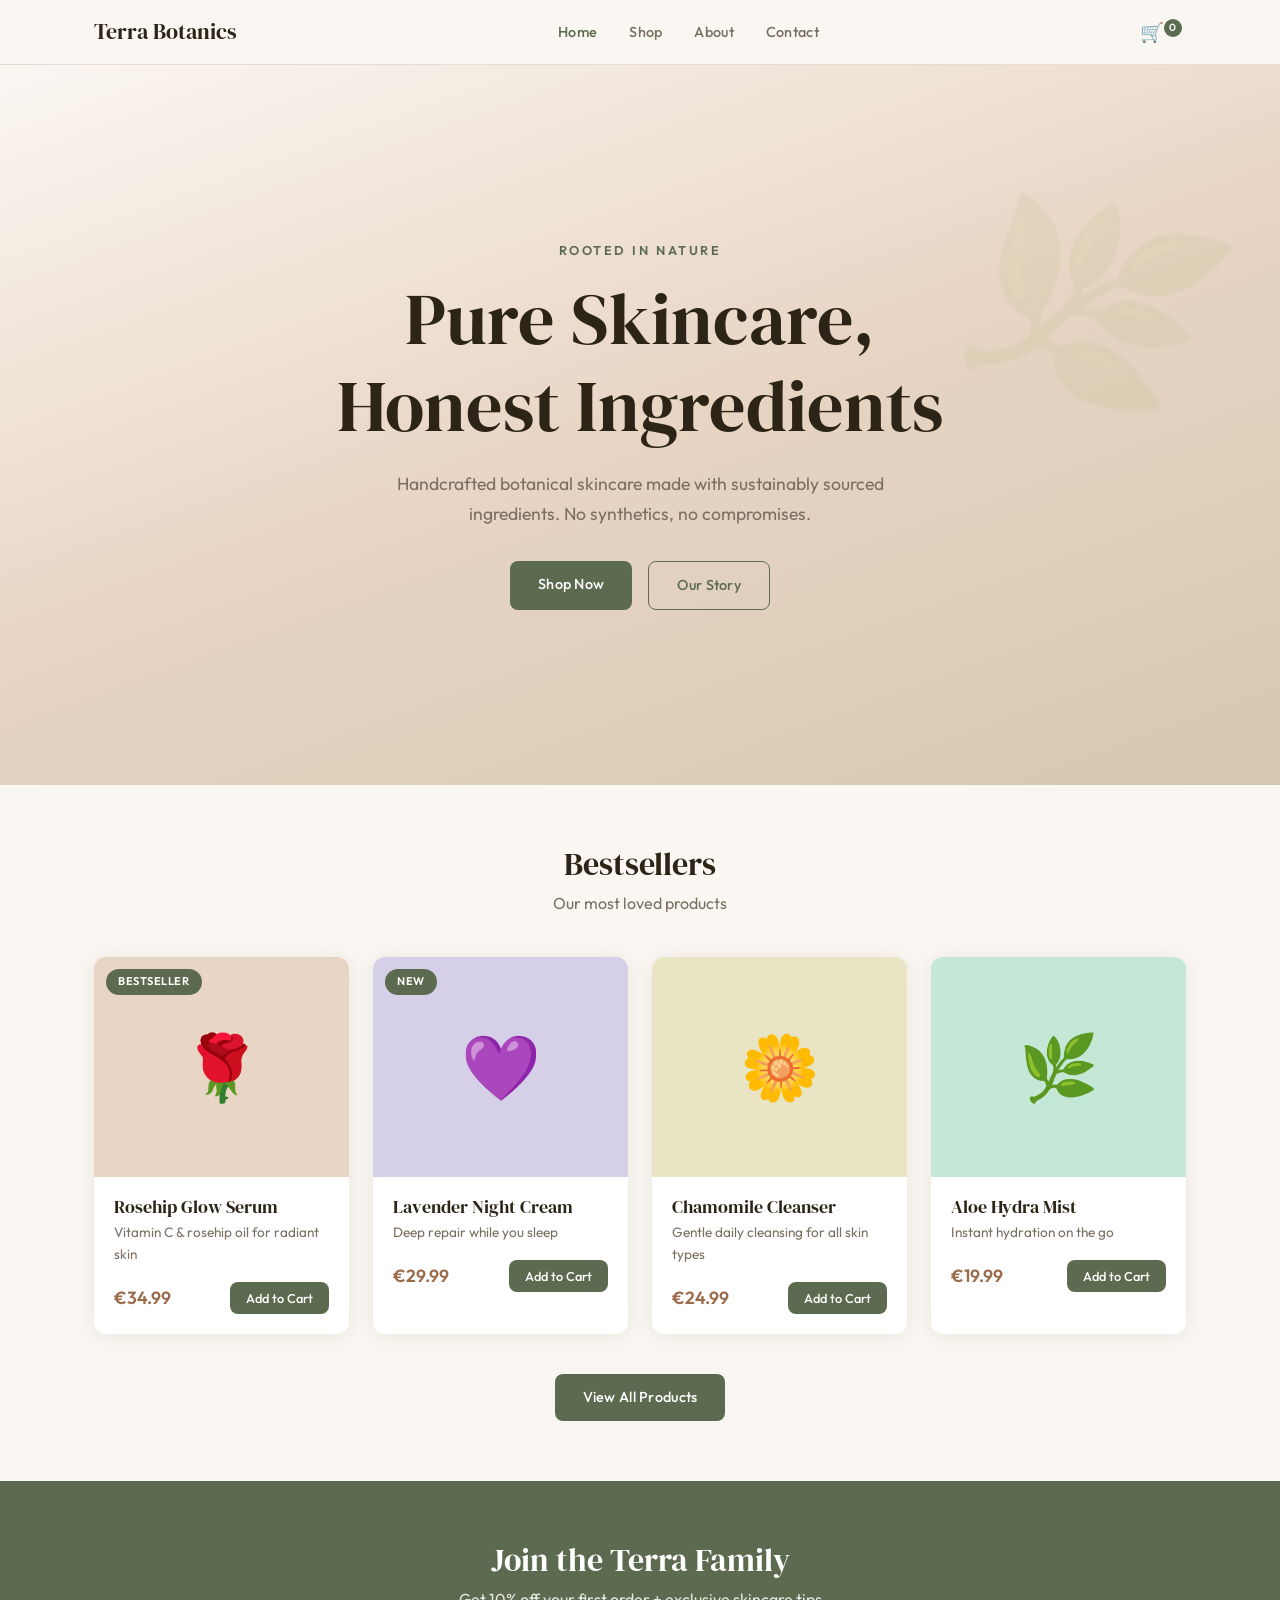
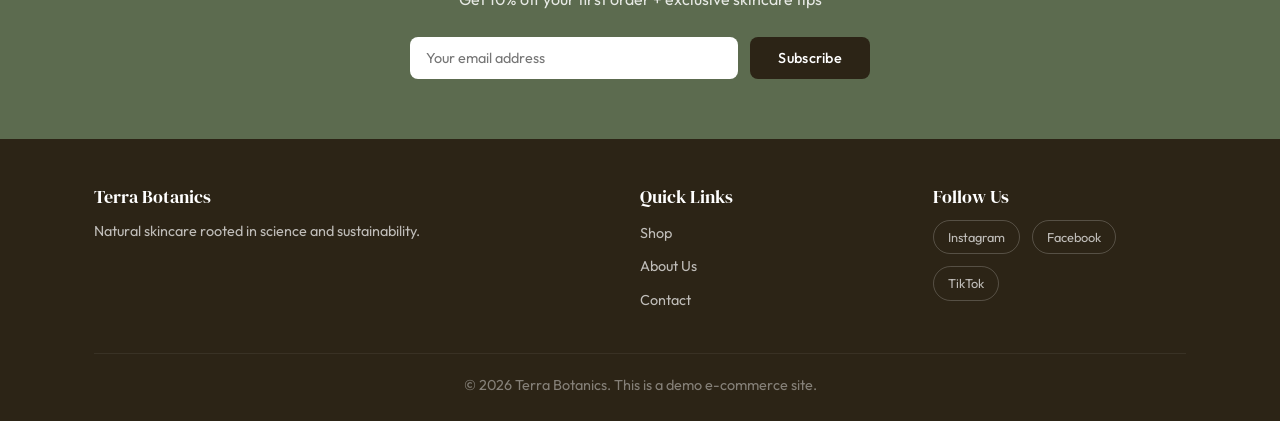
<file: index.html>
<!DOCTYPE html>
<html lang="en">
<head>
    <!-- Google Tag Manager -->
<script>(function(w,d,s,l,i){w[l]=w[l]||[];w[l].push({'gtm.start':
new Date().getTime(),event:'gtm.js'});var f=d.getElementsByTagName(s)[0],
j=d.createElement(s),dl=l!='dataLayer'?'&l='+l:'';j.async=true;j.src=
'https://www.googletagmanager.com/gtm.js?id='+i+dl;f.parentNode.insertBefore(j,f);
})(window,document,'script','dataLayer','GTM-P89M83F2');</script>
<!-- End Google Tag Manager -->
    <meta charset="UTF-8">
    <meta name="viewport" content="width=device-width, initial-scale=1.0">
    <title>Terra Botanics — Natural Skincare</title>
    <link rel="preconnect" href="https://fonts.googleapis.com">
    <link href="https://fonts.googleapis.com/css2?family=DM+Serif+Display&family=Outfit:wght@300;400;500;600&display=swap" rel="stylesheet">
    <link rel="stylesheet" href="style.css">
</head>
<body>
    <!-- Google Tag Manager (noscript) -->
<noscript><iframe src="https://www.googletagmanager.com/ns.html?id=GTM-P89M83F2"
height="0" width="0" style="display:none;visibility:hidden"></iframe></noscript>
<!-- End Google Tag Manager (noscript) -->
    <!-- Navigation -->
    <nav class="navbar">
        <div class="nav-container">
            <a href="index.html" class="logo">Terra Botanics</a>
            <ul class="nav-links">
                <li><a href="index.html" class="active">Home</a></li>
                <li><a href="products.html">Shop</a></li>
                <li><a href="about.html">About</a></li>
                <li><a href="contact.html">Contact</a></li>
            </ul>
            <div class="nav-actions">
                <a href="cart.html" class="cart-icon" id="cart-link">
                    🛒 <span class="cart-count" id="cart-count">0</span>
                </a>
            </div>
        </div>
    </nav>

    <!-- Hero Section -->
    <section class="hero">
        <div class="hero-content">
            <p class="hero-tag">Rooted in Nature</p>
            <h1>Pure Skincare,<br>Honest Ingredients</h1>
            <p class="hero-desc">Handcrafted botanical skincare made with sustainably sourced ingredients. No synthetics, no compromises.</p>
            <div class="hero-buttons">
                <a href="products.html" class="btn btn-primary" id="hero-shop-btn">Shop Now</a>
                <a href="about.html" class="btn btn-secondary" id="hero-learn-btn">Our Story</a>
            </div>
        </div>
    </section>

    <!-- Featured Products -->
    <section class="featured">
        <div class="container">
            <h2 class="section-title">Bestsellers</h2>
            <p class="section-subtitle">Our most loved products</p>
            <div class="product-grid">
                <div class="product-card" data-product-id="1" data-product-name="Rosehip Glow Serum" data-price="34.99">
                    <div class="product-image" style="background-color: #e8d5c4;">
                        <span class="product-badge">Bestseller</span>
                        <div class="product-emoji">🌹</div>
                    </div>
                    <div class="product-info">
                        <h3>Rosehip Glow Serum</h3>
                        <p class="product-desc">Vitamin C & rosehip oil for radiant skin</p>
                        <div class="product-bottom">
                            <span class="product-price">€34.99</span>
                            <button class="btn-add-cart" onclick="addToCart('1', 'Rosehip Glow Serum', 34.99)">Add to Cart</button>
                        </div>
                    </div>
                </div>

                <div class="product-card" data-product-id="2" data-product-name="Lavender Night Cream" data-price="29.99">
                    <div class="product-image" style="background-color: #d5cfe8;">
                        <span class="product-badge">New</span>
                        <div class="product-emoji">💜</div>
                    </div>
                    <div class="product-info">
                        <h3>Lavender Night Cream</h3>
                        <p class="product-desc">Deep repair while you sleep</p>
                        <div class="product-bottom">
                            <span class="product-price">€29.99</span>
                            <button class="btn-add-cart" onclick="addToCart('2', 'Lavender Night Cream', 29.99)">Add to Cart</button>
                        </div>
                    </div>
                </div>

                <div class="product-card" data-product-id="3" data-product-name="Chamomile Cleanser" data-price="24.99">
                    <div class="product-image" style="background-color: #e8e4c4;">
                        <div class="product-emoji">🌼</div>
                    </div>
                    <div class="product-info">
                        <h3>Chamomile Cleanser</h3>
                        <p class="product-desc">Gentle daily cleansing for all skin types</p>
                        <div class="product-bottom">
                            <span class="product-price">€24.99</span>
                            <button class="btn-add-cart" onclick="addToCart('3', 'Chamomile Cleanser', 24.99)">Add to Cart</button>
                        </div>
                    </div>
                </div>

                <div class="product-card" data-product-id="4" data-product-name="Aloe Hydra Mist" data-price="19.99">
                    <div class="product-image" style="background-color: #c4e8d5;">
                        <div class="product-emoji">🌿</div>
                    </div>
                    <div class="product-info">
                        <h3>Aloe Hydra Mist</h3>
                        <p class="product-desc">Instant hydration on the go</p>
                        <div class="product-bottom">
                            <span class="product-price">€19.99</span>
                            <button class="btn-add-cart" onclick="addToCart('4', 'Aloe Hydra Mist', 19.99)">Add to Cart</button>
                        </div>
                    </div>
                </div>
            </div>
            <div class="section-cta">
                <a href="products.html" class="btn btn-primary" id="view-all-btn">View All Products</a>
            </div>
        </div>
    </section>

    <!-- Newsletter Signup -->
    <section class="newsletter">
        <div class="container">
            <h2>Join the Terra Family</h2>
            <p>Get 10% off your first order + exclusive skincare tips</p>
            <form class="newsletter-form" id="newsletter-form">
                <input type="email" placeholder="Your email address" required id="newsletter-email">
                <button type="submit" class="btn btn-primary" id="newsletter-submit">Subscribe</button>
            </form>
        </div>
    </section>

    <!-- Footer -->
    <footer class="footer">
        <div class="container">
            <div class="footer-grid">
                <div class="footer-col">
                    <h4>Terra Botanics</h4>
                    <p>Natural skincare rooted in science and sustainability.</p>
                </div>
                <div class="footer-col">
                    <h4>Quick Links</h4>
                    <ul>
                        <li><a href="products.html">Shop</a></li>
                        <li><a href="about.html">About Us</a></li>
                        <li><a href="contact.html">Contact</a></li>
                    </ul>
                </div>
                <div class="footer-col">
                    <h4>Follow Us</h4>
                    <div class="social-links">
                        <a href="#" class="social-link" id="social-instagram">Instagram</a>
                        <a href="#" class="social-link" id="social-facebook">Facebook</a>
                        <a href="#" class="social-link" id="social-tiktok">TikTok</a>
                    </div>
                </div>
            </div>
            <div class="footer-bottom">
                <p>© 2026 Terra Botanics. This is a demo e-commerce site.</p>
            </div>
        </div>
    </footer>

    <div class="toast" id="toast">Added to cart!</div>

    <script src="script.js"></script>
</body>
</html>
</file>
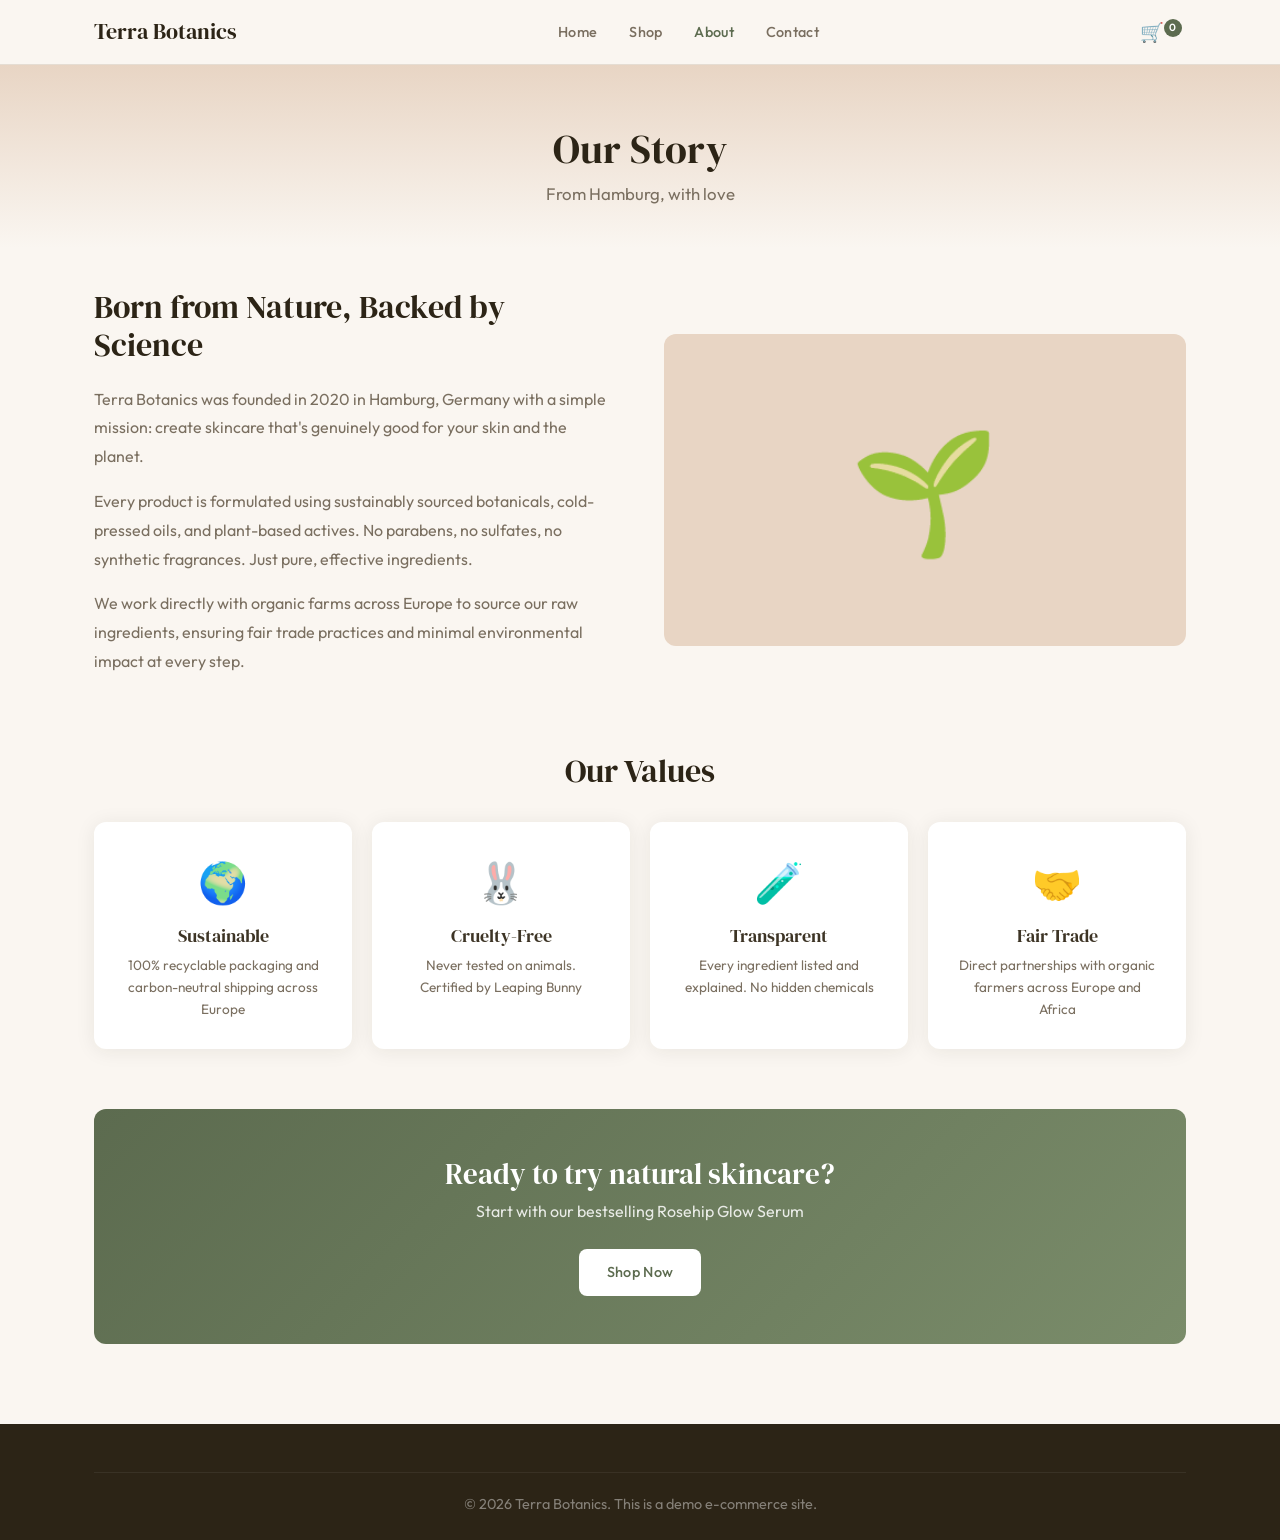
<file: about.html>
<!DOCTYPE html>
<html lang="en">
<head>
    <!-- Google Tag Manager -->
<script>(function(w,d,s,l,i){w[l]=w[l]||[];w[l].push({'gtm.start':
new Date().getTime(),event:'gtm.js'});var f=d.getElementsByTagName(s)[0],
j=d.createElement(s),dl=l!='dataLayer'?'&l='+l:'';j.async=true;j.src=
'https://www.googletagmanager.com/gtm.js?id='+i+dl;f.parentNode.insertBefore(j,f);
})(window,document,'script','dataLayer','GTM-P89M83F2');</script>
<!-- End Google Tag Manager -->
    <meta charset="UTF-8">
    <meta name="viewport" content="width=device-width, initial-scale=1.0">
    <title>About — Terra Botanics</title>
    <link rel="preconnect" href="https://fonts.googleapis.com">
    <link href="https://fonts.googleapis.com/css2?family=DM+Serif+Display&family=Outfit:wght@300;400;500;600&display=swap" rel="stylesheet">
    <link rel="stylesheet" href="style.css">
</head>
<body>
    <!-- Google Tag Manager (noscript) -->
<noscript><iframe src="https://www.googletagmanager.com/ns.html?id=GTM-P89M83F2"
height="0" width="0" style="display:none;visibility:hidden"></iframe></noscript>
<!-- End Google Tag Manager (noscript) -->
    <nav class="navbar">
        <div class="nav-container">
            <a href="index.html" class="logo">Terra Botanics</a>
            <ul class="nav-links">
                <li><a href="index.html">Home</a></li>
                <li><a href="products.html">Shop</a></li>
                <li><a href="about.html" class="active">About</a></li>
                <li><a href="contact.html">Contact</a></li>
            </ul>
            <div class="nav-actions">
                <a href="cart.html" class="cart-icon" id="cart-link">
                    🛒 <span class="cart-count" id="cart-count">0</span>
                </a>
            </div>
        </div>
    </nav>

    <section class="page-header">
        <h1>Our Story</h1>
        <p>From Hamburg, with love</p>
    </section>

    <section class="about-content">
        <div class="container">
            <div class="about-grid">
                <div class="about-text">
                    <h2>Born from Nature, Backed by Science</h2>
                    <p>Terra Botanics was founded in 2020 in Hamburg, Germany with a simple mission: create skincare that's genuinely good for your skin and the planet.</p>
                    <p>Every product is formulated using sustainably sourced botanicals, cold-pressed oils, and plant-based actives. No parabens, no sulfates, no synthetic fragrances. Just pure, effective ingredients.</p>
                    <p>We work directly with organic farms across Europe to source our raw ingredients, ensuring fair trade practices and minimal environmental impact at every step.</p>
                </div>
                <div class="about-image">
                    <div class="about-visual">🌱</div>
                </div>
            </div>

            <div class="values-section">
                <h2 class="section-title">Our Values</h2>
                <div class="values-grid">
                    <div class="value-card">
                        <div class="value-icon">🌍</div>
                        <h3>Sustainable</h3>
                        <p>100% recyclable packaging and carbon-neutral shipping across Europe</p>
                    </div>
                    <div class="value-card">
                        <div class="value-icon">🐰</div>
                        <h3>Cruelty-Free</h3>
                        <p>Never tested on animals. Certified by Leaping Bunny</p>
                    </div>
                    <div class="value-card">
                        <div class="value-icon">🧪</div>
                        <h3>Transparent</h3>
                        <p>Every ingredient listed and explained. No hidden chemicals</p>
                    </div>
                    <div class="value-card">
                        <div class="value-icon">🤝</div>
                        <h3>Fair Trade</h3>
                        <p>Direct partnerships with organic farmers across Europe and Africa</p>
                    </div>
                </div>
            </div>

            <div class="cta-banner">
                <h2>Ready to try natural skincare?</h2>
                <p>Start with our bestselling Rosehip Glow Serum</p>
                <a href="products.html" class="btn btn-primary" id="about-shop-btn">Shop Now</a>
            </div>
        </div>
    </section>

    <footer class="footer">
        <div class="container">
            <div class="footer-bottom">
                <p>© 2026 Terra Botanics. This is a demo e-commerce site.</p>
            </div>
        </div>
    </footer>

    <div class="toast" id="toast">Added to cart!</div>
    <script src="script.js"></script>
</body>
</html>
</file>
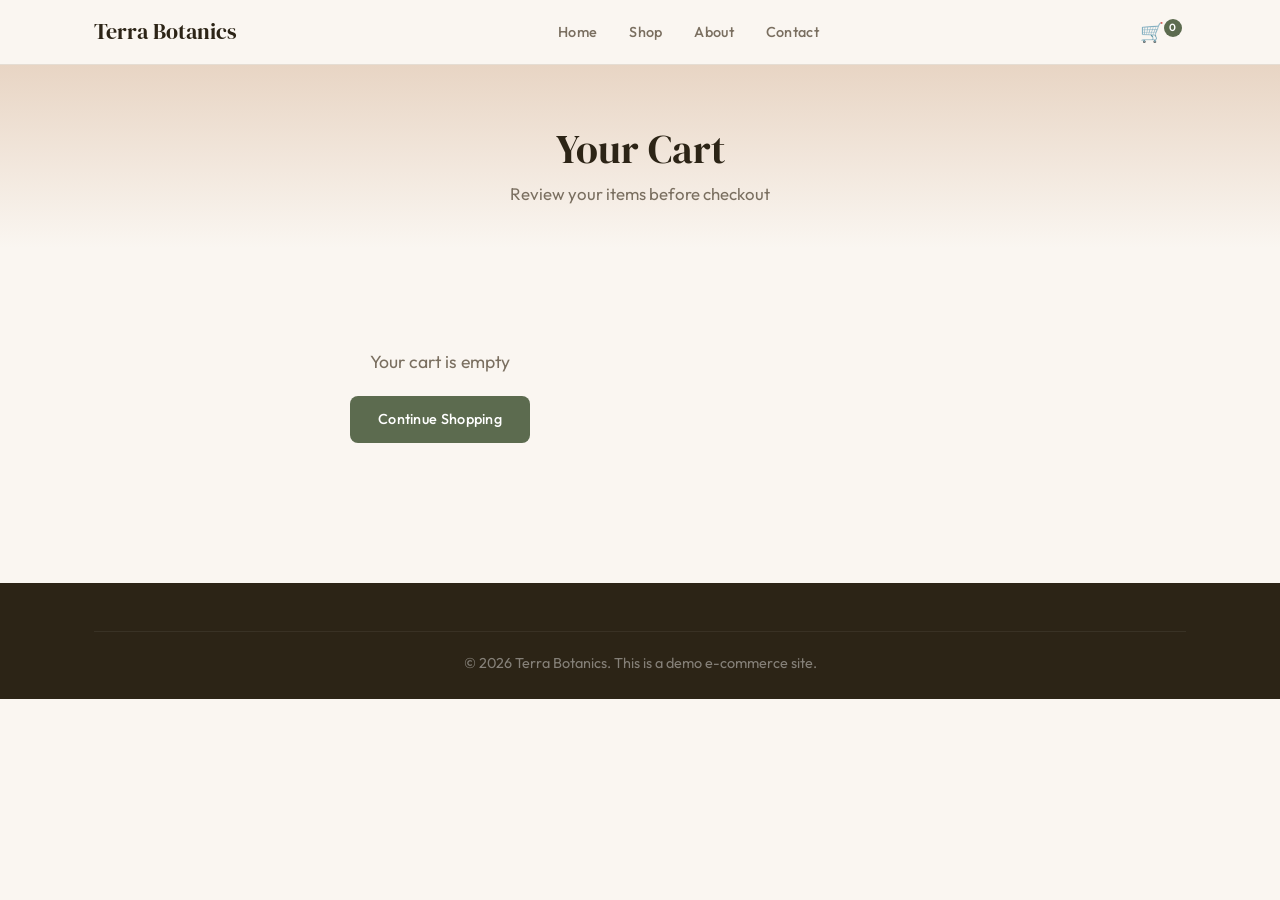
<file: cart.html>
<!DOCTYPE html>
<html lang="en">
<head>
    <!-- Google Tag Manager -->
<script>(function(w,d,s,l,i){w[l]=w[l]||[];w[l].push({'gtm.start':
new Date().getTime(),event:'gtm.js'});var f=d.getElementsByTagName(s)[0],
j=d.createElement(s),dl=l!='dataLayer'?'&l='+l:'';j.async=true;j.src=
'https://www.googletagmanager.com/gtm.js?id='+i+dl;f.parentNode.insertBefore(j,f);
})(window,document,'script','dataLayer','GTM-P89M83F2');</script>
<!-- End Google Tag Manager -->
    <meta charset="UTF-8">
    <meta name="viewport" content="width=device-width, initial-scale=1.0">
    <title>Cart — Terra Botanics</title>
    <link rel="preconnect" href="https://fonts.googleapis.com">
    <link href="https://fonts.googleapis.com/css2?family=DM+Serif+Display&family=Outfit:wght@300;400;500;600&display=swap" rel="stylesheet">
    <link rel="stylesheet" href="style.css">
</head>
<body>
    <!-- Google Tag Manager (noscript) -->
<noscript><iframe src="https://www.googletagmanager.com/ns.html?id=GTM-P89M83F2"
height="0" width="0" style="display:none;visibility:hidden"></iframe></noscript>
<!-- End Google Tag Manager (noscript) -->
    <nav class="navbar">
        <div class="nav-container">
            <a href="index.html" class="logo">Terra Botanics</a>
            <ul class="nav-links">
                <li><a href="index.html">Home</a></li>
                <li><a href="products.html">Shop</a></li>
                <li><a href="about.html">About</a></li>
                <li><a href="contact.html">Contact</a></li>
            </ul>
            <div class="nav-actions">
                <a href="cart.html" class="cart-icon active" id="cart-link">
                    🛒 <span class="cart-count" id="cart-count">0</span>
                </a>
            </div>
        </div>
    </nav>

    <section class="page-header">
        <h1>Your Cart</h1>
        <p>Review your items before checkout</p>
    </section>

    <section class="cart-section">
        <div class="container">
            <div class="cart-layout">
                <div class="cart-items" id="cart-items">
                    <div class="cart-empty" id="cart-empty">
                        <p>Your cart is empty</p>
                        <a href="products.html" class="btn btn-primary">Continue Shopping</a>
                    </div>
                </div>
                <div class="cart-summary" id="cart-summary" style="display:none;">
                    <h3>Order Summary</h3>
                    <div class="summary-row">
                        <span>Subtotal</span>
                        <span id="cart-subtotal">€0.00</span>
                    </div>
                    <div class="summary-row">
                        <span>Shipping</span>
                        <span id="cart-shipping">Free</span>
                    </div>
                    <div class="summary-row total">
                        <span>Total</span>
                        <span id="cart-total">€0.00</span>
                    </div>
                    <button class="btn btn-primary btn-full" id="checkout-btn" onclick="beginCheckout()">Proceed to Checkout</button>
                    <a href="products.html" class="btn btn-secondary btn-full" id="continue-shopping">Continue Shopping</a>
                </div>
            </div>
        </div>
    </section>

    <!-- Checkout Modal -->
    <div class="modal-overlay" id="checkout-modal">
        <div class="modal">
            <button class="modal-close" onclick="closeModal()">&times;</button>
            <h2>Checkout</h2>
            <form id="checkout-form" onsubmit="submitOrder(event)">
                <div class="form-group">
                    <label for="checkout-name">Full Name</label>
                    <input type="text" id="checkout-name" required placeholder="Anna Schmidt">
                </div>
                <div class="form-group">
                    <label for="checkout-email">Email</label>
                    <input type="email" id="checkout-email" required placeholder="anna@example.com">
                </div>
                <div class="form-group">
                    <label for="checkout-address">Shipping Address</label>
                    <input type="text" id="checkout-address" required placeholder="Musterstraße 1, Hamburg">
                </div>
                <div class="form-row">
                    <div class="form-group">
                        <label for="checkout-city">City</label>
                        <input type="text" id="checkout-city" required placeholder="Hamburg">
                    </div>
                    <div class="form-group">
                        <label for="checkout-zip">Postal Code</label>
                        <input type="text" id="checkout-zip" required placeholder="20095">
                    </div>
                </div>
                <div class="form-group">
                    <label for="checkout-payment">Payment Method</label>
                    <select id="checkout-payment">
                        <option value="credit-card">Credit Card</option>
                        <option value="paypal">PayPal</option>
                        <option value="klarna">Klarna</option>
                    </select>
                </div>
                <button type="submit" class="btn btn-primary btn-full" id="place-order-btn">Place Order</button>
            </form>
        </div>
    </div>

    <!-- Order Confirmation Modal -->
    <div class="modal-overlay" id="confirmation-modal">
        <div class="modal modal-confirmation">
            <div class="confirmation-icon">✓</div>
            <h2>Order Confirmed!</h2>
            <p>Thank you for your purchase. Your order #<span id="order-number"></span> has been placed.</p>
            <a href="index.html" class="btn btn-primary" id="back-home-btn">Back to Home</a>
        </div>
    </div>

    <footer class="footer">
        <div class="container">
            <div class="footer-bottom">
                <p>© 2026 Terra Botanics. This is a demo e-commerce site.</p>
            </div>
        </div>
    </footer>

    <div class="toast" id="toast">Added to cart!</div>
    <script src="script.js"></script>
    <script>
        function renderCart() {
            const cart = JSON.parse(localStorage.getItem('terra_cart') || '[]');
            const itemsEl = document.getElementById('cart-items');
            const emptyEl = document.getElementById('cart-empty');
            const summaryEl = document.getElementById('cart-summary');

            if (cart.length === 0) {
                emptyEl.style.display = '';
                summaryEl.style.display = 'none';
                return;
            }

            emptyEl.style.display = 'none';
            summaryEl.style.display = '';

            let html = '';
            let subtotal = 0;
            cart.forEach((item, idx) => {
                subtotal += item.price * item.qty;
                html += `
                <div class="cart-item">
                    <div class="cart-item-info">
                        <h4>${item.name}</h4>
                        <p class="cart-item-price">€${item.price.toFixed(2)}</p>
                    </div>
                    <div class="cart-item-actions">
                        <div class="qty-control">
                            <button onclick="updateQty(${idx}, -1)">−</button>
                            <span>${item.qty}</span>
                            <button onclick="updateQty(${idx}, 1)">+</button>
                        </div>
                        <button class="remove-btn" onclick="removeItem(${idx})">Remove</button>
                    </div>
                </div>`;
            });

            itemsEl.innerHTML = html + emptyEl.outerHTML;
            document.getElementById('cart-subtotal').textContent = '€' + subtotal.toFixed(2);
            document.getElementById('cart-total').textContent = '€' + subtotal.toFixed(2);
        }

        function updateQty(idx, delta) {
            const cart = JSON.parse(localStorage.getItem('terra_cart') || '[]');
            cart[idx].qty = Math.max(1, cart[idx].qty + delta);
            localStorage.setItem('terra_cart', JSON.stringify(cart));
            updateCartCount();
            renderCart();
        }

        function removeItem(idx) {
            const cart = JSON.parse(localStorage.getItem('terra_cart') || '[]');
            cart.splice(idx, 1);
            localStorage.setItem('terra_cart', JSON.stringify(cart));
            updateCartCount();
            renderCart();
        }

        function beginCheckout() {
            dataLayer.push({'event': 'begin_checkout'});
            document.getElementById('checkout-modal').classList.add('active');
        }

        function closeModal() {
            document.getElementById('checkout-modal').classList.remove('active');
        }

        function submitOrder(e) {
            e.preventDefault();
            document.getElementById('checkout-modal').classList.remove('active');
            const orderNum = 'TB-' + Math.floor(Math.random() * 90000 + 10000);
            document.getElementById('order-number').textContent = orderNum;
            
            const cart = JSON.parse(localStorage.getItem('terra_cart') || '[]');
            const totalValue = cart.reduce((sum, item) => sum + (item.price * item.qty), 0);
            
            dataLayer.push({
        'event': 'purchase',
        'order_id': orderNum,
        'value': totalValue,
        'currency': 'EUR'
        'items': items
    });
            document.getElementById('confirmation-modal').classList.add('active');
            localStorage.removeItem('terra_cart');
            updateCartCount();
        }

        renderCart();
    </script>
</body>
</html>
</file>
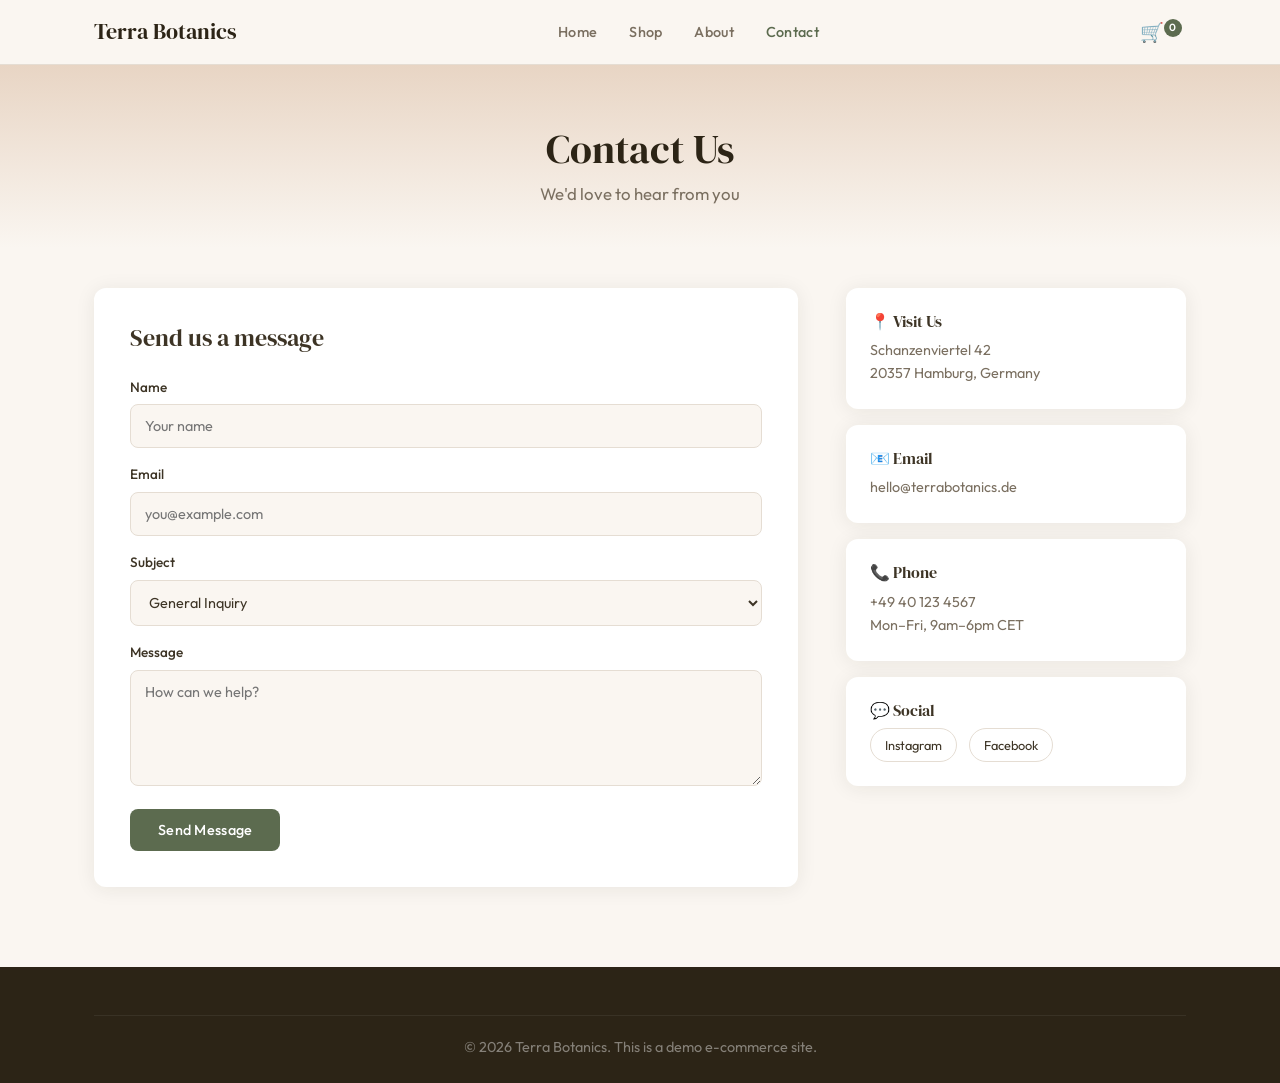
<file: contact.html>
<!DOCTYPE html>
<html lang="en">
<head>
    <!-- Google Tag Manager -->
<script>(function(w,d,s,l,i){w[l]=w[l]||[];w[l].push({'gtm.start':
new Date().getTime(),event:'gtm.js'});var f=d.getElementsByTagName(s)[0],
j=d.createElement(s),dl=l!='dataLayer'?'&l='+l:'';j.async=true;j.src=
'https://www.googletagmanager.com/gtm.js?id='+i+dl;f.parentNode.insertBefore(j,f);
})(window,document,'script','dataLayer','GTM-P89M83F2');</script>
<!-- End Google Tag Manager -->
    <meta charset="UTF-8">
    <meta name="viewport" content="width=device-width, initial-scale=1.0">
    <title>Contact — Terra Botanics</title>
    <link rel="preconnect" href="https://fonts.googleapis.com">
    <link href="https://fonts.googleapis.com/css2?family=DM+Serif+Display&family=Outfit:wght@300;400;500;600&display=swap" rel="stylesheet">
    <link rel="stylesheet" href="style.css">
</head>
<body>
    <!-- Google Tag Manager (noscript) -->
<noscript><iframe src="https://www.googletagmanager.com/ns.html?id=GTM-P89M83F2"
height="0" width="0" style="display:none;visibility:hidden"></iframe></noscript>
<!-- End Google Tag Manager (noscript) -->
    <nav class="navbar">
        <div class="nav-container">
            <a href="index.html" class="logo">Terra Botanics</a>
            <ul class="nav-links">
                <li><a href="index.html">Home</a></li>
                <li><a href="products.html">Shop</a></li>
                <li><a href="about.html">About</a></li>
                <li><a href="contact.html" class="active">Contact</a></li>
            </ul>
            <div class="nav-actions">
                <a href="cart.html" class="cart-icon" id="cart-link">
                    🛒 <span class="cart-count" id="cart-count">0</span>
                </a>
            </div>
        </div>
    </nav>

    <section class="page-header">
        <h1>Contact Us</h1>
        <p>We'd love to hear from you</p>
    </section>

    <section class="contact-section">
        <div class="container">
            <div class="contact-grid">
                <div class="contact-form-wrap">
                    <h2>Send us a message</h2>
                    <form id="contact-form" onsubmit="submitContact(event)">
                        <div class="form-group">
                            <label for="contact-name">Name</label>
                            <input type="text" id="contact-name" required placeholder="Your name">
                        </div>
                        <div class="form-group">
                            <label for="contact-email">Email</label>
                            <input type="email" id="contact-email" required placeholder="you@example.com">
                        </div>
                        <div class="form-group">
                            <label for="contact-subject">Subject</label>
                            <select id="contact-subject">
                                <option value="general">General Inquiry</option>
                                <option value="order">Order Question</option>
                                <option value="returns">Returns & Refunds</option>
                                <option value="wholesale">Wholesale</option>
                                <option value="press">Press & Media</option>
                            </select>
                        </div>
                        <div class="form-group">
                            <label for="contact-message">Message</label>
                            <textarea id="contact-message" rows="5" required placeholder="How can we help?"></textarea>
                        </div>
                        <button type="submit" class="btn btn-primary" id="contact-submit">Send Message</button>
                    </form>
                    <div class="form-success" id="contact-success" style="display:none;">
                        <div class="success-icon">✓</div>
                        <h3>Message Sent!</h3>
                        <p>We'll get back to you within 24 hours.</p>
                    </div>
                </div>
                <div class="contact-info">
                    <div class="info-card">
                        <h3>📍 Visit Us</h3>
                        <p>Schanzenviertel 42<br>20357 Hamburg, Germany</p>
                    </div>
                    <div class="info-card">
                        <h3>📧 Email</h3>
                        <p>hello@terrabotanics.de</p>
                    </div>
                    <div class="info-card">
                        <h3>📞 Phone</h3>
                        <p>+49 40 123 4567<br>Mon–Fri, 9am–6pm CET</p>
                    </div>
                    <div class="info-card">
                        <h3>💬 Social</h3>
                        <div class="social-links">
                            <a href="#" class="social-link" id="contact-instagram">Instagram</a>
                            <a href="#" class="social-link" id="contact-facebook">Facebook</a>
                        </div>
                    </div>
                </div>
            </div>
        </div>
    </section>

    <footer class="footer">
        <div class="container">
            <div class="footer-bottom">
                <p>© 2026 Terra Botanics. This is a demo e-commerce site.</p>
            </div>
        </div>
    </footer>

    <div class="toast" id="toast">Added to cart!</div>
    <script src="script.js"></script>
    <script>
        function submitContact(e) {
            e.preventDefault();
            dataLayer.push({'event': 'contact_form_submit'});
            document.getElementById('contact-form').style.display = 'none';
            document.getElementById('contact-success').style.display = '';
        }
    </script>
</body>
</html>
</file>
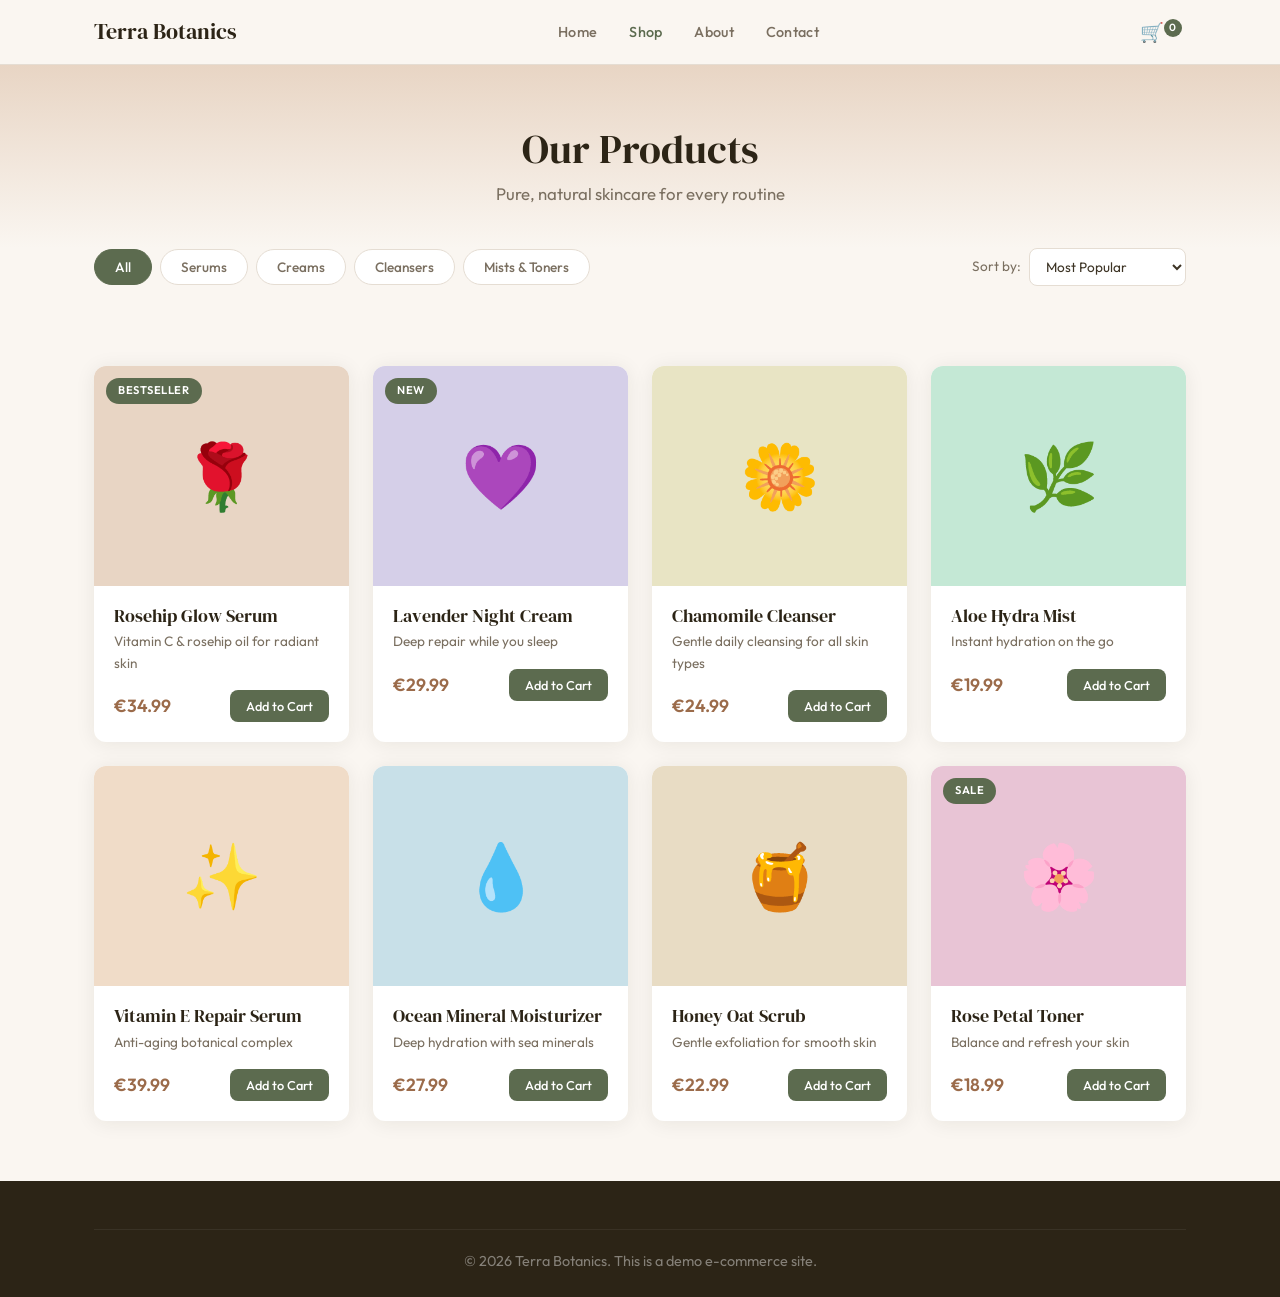
<file: products.html>
<!DOCTYPE html>
<html lang="en">
<head>
    <!-- Google Tag Manager -->
<script>(function(w,d,s,l,i){w[l]=w[l]||[];w[l].push({'gtm.start':
new Date().getTime(),event:'gtm.js'});var f=d.getElementsByTagName(s)[0],
j=d.createElement(s),dl=l!='dataLayer'?'&l='+l:'';j.async=true;j.src=
'https://www.googletagmanager.com/gtm.js?id='+i+dl;f.parentNode.insertBefore(j,f);
})(window,document,'script','dataLayer','GTM-P89M83F2');</script>
<!-- End Google Tag Manager -->
    <meta charset="UTF-8">
    <meta name="viewport" content="width=device-width, initial-scale=1.0">
    <title>Shop — Terra Botanics</title>
    <link rel="preconnect" href="https://fonts.googleapis.com">
    <link href="https://fonts.googleapis.com/css2?family=DM+Serif+Display&family=Outfit:wght@300;400;500;600&display=swap" rel="stylesheet">
    <link rel="stylesheet" href="style.css">
</head>
<body>
    <!-- Google Tag Manager (noscript) -->
<noscript><iframe src="https://www.googletagmanager.com/ns.html?id=GTM-P89M83F2"
height="0" width="0" style="display:none;visibility:hidden"></iframe></noscript>
<!-- End Google Tag Manager (noscript) -->
    <nav class="navbar">
        <div class="nav-container">
            <a href="index.html" class="logo">Terra Botanics</a>
            <ul class="nav-links">
                <li><a href="index.html">Home</a></li>
                <li><a href="products.html" class="active">Shop</a></li>
                <li><a href="about.html">About</a></li>
                <li><a href="contact.html">Contact</a></li>
            </ul>
            <div class="nav-actions">
                <a href="cart.html" class="cart-icon" id="cart-link">
                    🛒 <span class="cart-count" id="cart-count">0</span>
                </a>
            </div>
        </div>
    </nav>

    <section class="page-header">
        <h1>Our Products</h1>
        <p>Pure, natural skincare for every routine</p>
    </section>

    <!-- Filter Bar -->
    <section class="filter-section">
        <div class="container">
            <div class="filter-bar">
                <button class="filter-btn active" data-category="all" id="filter-all">All</button>
                <button class="filter-btn" data-category="serums" id="filter-serums">Serums</button>
                <button class="filter-btn" data-category="creams" id="filter-creams">Creams</button>
                <button class="filter-btn" data-category="cleansers" id="filter-cleansers">Cleansers</button>
                <button class="filter-btn" data-category="mists" id="filter-mists">Mists & Toners</button>
            </div>
            <div class="sort-bar">
                <label for="sort-select">Sort by:</label>
                <select id="sort-select">
                    <option value="popular">Most Popular</option>
                    <option value="price-low">Price: Low to High</option>
                    <option value="price-high">Price: High to Low</option>
                    <option value="newest">Newest</option>
                </select>
            </div>
        </div>
    </section>

    <section class="products-page">
        <div class="container">
            <div class="product-grid">
                <div class="product-card" data-category="serums" data-product-id="1" data-price="34.99">
                    <div class="product-image" style="background-color: #e8d5c4;">
                        <span class="product-badge">Bestseller</span>
                        <div class="product-emoji">🌹</div>
                    </div>
                    <div class="product-info">
                        <h3>Rosehip Glow Serum</h3>
                        <p class="product-desc">Vitamin C & rosehip oil for radiant skin</p>
                        <div class="product-bottom">
                            <span class="product-price">€34.99</span>
                            <button class="btn-add-cart" onclick="addToCart('1', 'Rosehip Glow Serum', 34.99)">Add to Cart</button>
                        </div>
                    </div>
                </div>

                <div class="product-card" data-category="creams" data-product-id="2" data-price="29.99">
                    <div class="product-image" style="background-color: #d5cfe8;">
                        <span class="product-badge">New</span>
                        <div class="product-emoji">💜</div>
                    </div>
                    <div class="product-info">
                        <h3>Lavender Night Cream</h3>
                        <p class="product-desc">Deep repair while you sleep</p>
                        <div class="product-bottom">
                            <span class="product-price">€29.99</span>
                            <button class="btn-add-cart" onclick="addToCart('2', 'Lavender Night Cream', 29.99)">Add to Cart</button>
                        </div>
                    </div>
                </div>

                <div class="product-card" data-category="cleansers" data-product-id="3" data-price="24.99">
                    <div class="product-image" style="background-color: #e8e4c4;">
                        <div class="product-emoji">🌼</div>
                    </div>
                    <div class="product-info">
                        <h3>Chamomile Cleanser</h3>
                        <p class="product-desc">Gentle daily cleansing for all skin types</p>
                        <div class="product-bottom">
                            <span class="product-price">€24.99</span>
                            <button class="btn-add-cart" onclick="addToCart('3', 'Chamomile Cleanser', 24.99)">Add to Cart</button>
                        </div>
                    </div>
                </div>

                <div class="product-card" data-category="mists" data-product-id="4" data-price="19.99">
                    <div class="product-image" style="background-color: #c4e8d5;">
                        <div class="product-emoji">🌿</div>
                    </div>
                    <div class="product-info">
                        <h3>Aloe Hydra Mist</h3>
                        <p class="product-desc">Instant hydration on the go</p>
                        <div class="product-bottom">
                            <span class="product-price">€19.99</span>
                            <button class="btn-add-cart" onclick="addToCart('4', 'Aloe Hydra Mist', 19.99)">Add to Cart</button>
                        </div>
                    </div>
                </div>

                <div class="product-card" data-category="serums" data-product-id="5" data-price="39.99">
                    <div class="product-image" style="background-color: #f0dcc8;">
                        <div class="product-emoji">✨</div>
                    </div>
                    <div class="product-info">
                        <h3>Vitamin E Repair Serum</h3>
                        <p class="product-desc">Anti-aging botanical complex</p>
                        <div class="product-bottom">
                            <span class="product-price">€39.99</span>
                            <button class="btn-add-cart" onclick="addToCart('5', 'Vitamin E Repair Serum', 39.99)">Add to Cart</button>
                        </div>
                    </div>
                </div>

                <div class="product-card" data-category="creams" data-product-id="6" data-price="27.99">
                    <div class="product-image" style="background-color: #c8e0e8;">
                        <div class="product-emoji">💧</div>
                    </div>
                    <div class="product-info">
                        <h3>Ocean Mineral Moisturizer</h3>
                        <p class="product-desc">Deep hydration with sea minerals</p>
                        <div class="product-bottom">
                            <span class="product-price">€27.99</span>
                            <button class="btn-add-cart" onclick="addToCart('6', 'Ocean Mineral Moisturizer', 27.99)">Add to Cart</button>
                        </div>
                    </div>
                </div>

                <div class="product-card" data-category="cleansers" data-product-id="7" data-price="22.99">
                    <div class="product-image" style="background-color: #e8dcc4;">
                        <div class="product-emoji">🍯</div>
                    </div>
                    <div class="product-info">
                        <h3>Honey Oat Scrub</h3>
                        <p class="product-desc">Gentle exfoliation for smooth skin</p>
                        <div class="product-bottom">
                            <span class="product-price">€22.99</span>
                            <button class="btn-add-cart" onclick="addToCart('7', 'Honey Oat Scrub', 22.99)">Add to Cart</button>
                        </div>
                    </div>
                </div>

                <div class="product-card" data-category="mists" data-product-id="8" data-price="18.99">
                    <div class="product-image" style="background-color: #e8c4d5;">
                        <span class="product-badge">Sale</span>
                        <div class="product-emoji">🌸</div>
                    </div>
                    <div class="product-info">
                        <h3>Rose Petal Toner</h3>
                        <p class="product-desc">Balance and refresh your skin</p>
                        <div class="product-bottom">
                            <span class="product-price">€18.99</span>
                            <button class="btn-add-cart" onclick="addToCart('8', 'Rose Petal Toner', 18.99)">Add to Cart</button>
                        </div>
                    </div>
                </div>
            </div>
        </div>
    </section>

    <footer class="footer">
        <div class="container">
            <div class="footer-bottom">
                <p>© 2026 Terra Botanics. This is a demo e-commerce site.</p>
            </div>
        </div>
    </footer>

    <div class="toast" id="toast">Added to cart!</div>
    <script src="script.js"></script>
    <script>
        // Filter functionality
        document.querySelectorAll('.filter-btn').forEach(btn => {
            btn.addEventListener('click', function() {
                document.querySelectorAll('.filter-btn').forEach(b => b.classList.remove('active'));
                this.classList.add('active');
                const category = this.dataset.category;
                document.querySelectorAll('.product-card').forEach(card => {
                    if (category === 'all' || card.dataset.category === category) {
                        card.style.display = '';
                    } else {
                        card.style.display = 'none';
                    }
                });
            });
        });
    </script>
</body>
</html>
</file>
<file: style.css>
/* ============================================
   TERRA BOTANICS — Stylesheet
   Warm botanical e-commerce aesthetic
   ============================================ */

:root {
    --cream: #faf6f1;
    --dark: #2c2416;
    --olive: #5c6b4f;
    --olive-light: #7a8c6a;
    --warm: #c8a87c;
    --warm-light: #e8d5c4;
    --accent: #9b6b4a;
    --text: #3d3425;
    --text-light: #7a6f60;
    --white: #ffffff;
    --border: #e5ddd3;
    --shadow: 0 2px 20px rgba(44, 36, 22, 0.08);
    --shadow-hover: 0 8px 30px rgba(44, 36, 22, 0.12);
    --radius: 12px;
    --radius-sm: 8px;
}

* {
    margin: 0;
    padding: 0;
    box-sizing: border-box;
}

body {
    font-family: 'Outfit', sans-serif;
    background: var(--cream);
    color: var(--text);
    line-height: 1.6;
    font-weight: 400;
}

h1, h2, h3, h4 {
    font-family: 'DM Serif Display', serif;
    font-weight: 400;
    line-height: 1.2;
}

.container {
    max-width: 1140px;
    margin: 0 auto;
    padding: 0 24px;
}

a { color: inherit; text-decoration: none; }

/* ---- NAV ---- */
.navbar {
    position: sticky;
    top: 0;
    z-index: 100;
    background: rgba(250, 246, 241, 0.92);
    backdrop-filter: blur(12px);
    border-bottom: 1px solid var(--border);
}

.nav-container {
    max-width: 1140px;
    margin: 0 auto;
    padding: 0 24px;
    display: flex;
    align-items: center;
    justify-content: space-between;
    height: 64px;
}

.logo {
    font-family: 'DM Serif Display', serif;
    font-size: 1.4rem;
    color: var(--dark);
}

.nav-links {
    display: flex;
    list-style: none;
    gap: 32px;
}

.nav-links a {
    font-size: 0.9rem;
    font-weight: 500;
    color: var(--text-light);
    transition: color 0.2s;
    letter-spacing: 0.02em;
}

.nav-links a:hover, .nav-links a.active {
    color: var(--olive);
}

.cart-icon {
    position: relative;
    font-size: 1.2rem;
    cursor: pointer;
}

.cart-count {
    background: var(--olive);
    color: white;
    font-size: 0.65rem;
    font-weight: 600;
    width: 18px;
    height: 18px;
    border-radius: 50%;
    display: inline-flex;
    align-items: center;
    justify-content: center;
    position: relative;
    top: -8px;
    left: -4px;
}

/* ---- BUTTONS ---- */
.btn {
    display: inline-block;
    padding: 12px 28px;
    border-radius: var(--radius-sm);
    font-family: 'Outfit', sans-serif;
    font-size: 0.9rem;
    font-weight: 500;
    cursor: pointer;
    transition: all 0.25s ease;
    border: none;
    letter-spacing: 0.02em;
}

.btn-primary {
    background: var(--olive);
    color: white;
}

.btn-primary:hover {
    background: var(--olive-light);
    transform: translateY(-1px);
}

.btn-secondary {
    background: transparent;
    color: var(--olive);
    border: 1.5px solid var(--olive);
}

.btn-secondary:hover {
    background: var(--olive);
    color: white;
}

.btn-full { width: 100%; text-align: center; }

.btn-add-cart {
    background: var(--olive);
    color: white;
    border: none;
    padding: 8px 16px;
    border-radius: var(--radius-sm);
    font-family: 'Outfit', sans-serif;
    font-size: 0.8rem;
    font-weight: 500;
    cursor: pointer;
    transition: all 0.2s;
}

.btn-add-cart:hover {
    background: var(--olive-light);
}

/* ---- HERO ---- */
.hero {
    min-height: 80vh;
    display: flex;
    align-items: center;
    justify-content: center;
    text-align: center;
    background: linear-gradient(160deg, var(--cream) 0%, var(--warm-light) 50%, #d4c8b0 100%);
    padding: 80px 24px;
    position: relative;
    overflow: hidden;
}

.hero::before {
    content: '🌿';
    position: absolute;
    font-size: 200px;
    opacity: 0.06;
    top: 10%;
    right: 5%;
    transform: rotate(25deg);
}

.hero-tag {
    text-transform: uppercase;
    letter-spacing: 0.2em;
    font-size: 0.8rem;
    font-weight: 600;
    color: var(--olive);
    margin-bottom: 16px;
}

.hero h1 {
    font-size: clamp(2.5rem, 6vw, 4.5rem);
    color: var(--dark);
    margin-bottom: 20px;
}

.hero-desc {
    font-size: 1.1rem;
    color: var(--text-light);
    max-width: 520px;
    margin: 0 auto 32px;
    line-height: 1.7;
}

.hero-buttons {
    display: flex;
    gap: 16px;
    justify-content: center;
    flex-wrap: wrap;
}

/* ---- PAGE HEADER ---- */
.page-header {
    text-align: center;
    padding: 60px 24px 40px;
    background: linear-gradient(180deg, var(--warm-light) 0%, var(--cream) 100%);
}

.page-header h1 {
    font-size: 2.5rem;
    color: var(--dark);
    margin-bottom: 8px;
}

.page-header p {
    color: var(--text-light);
    font-size: 1.05rem;
}

/* ---- SECTION TITLES ---- */
.section-title {
    text-align: center;
    font-size: 2rem;
    color: var(--dark);
    margin-bottom: 8px;
}

.section-subtitle {
    text-align: center;
    color: var(--text-light);
    margin-bottom: 40px;
}

.section-cta {
    text-align: center;
    margin-top: 40px;
}

/* ---- PRODUCT GRID ---- */
.featured, .products-page {
    padding: 60px 0;
}

.product-grid {
    display: grid;
    grid-template-columns: repeat(auto-fill, minmax(250px, 1fr));
    gap: 24px;
}

.product-card {
    background: var(--white);
    border-radius: var(--radius);
    overflow: hidden;
    box-shadow: var(--shadow);
    transition: all 0.3s ease;
}

.product-card:hover {
    transform: translateY(-4px);
    box-shadow: var(--shadow-hover);
}

.product-image {
    height: 220px;
    display: flex;
    align-items: center;
    justify-content: center;
    position: relative;
}

.product-emoji {
    font-size: 64px;
}

.product-badge {
    position: absolute;
    top: 12px;
    left: 12px;
    background: var(--olive);
    color: white;
    padding: 4px 12px;
    border-radius: 20px;
    font-size: 0.7rem;
    font-weight: 600;
    text-transform: uppercase;
    letter-spacing: 0.05em;
}

.product-info {
    padding: 20px;
}

.product-info h3 {
    font-size: 1.1rem;
    margin-bottom: 4px;
    color: var(--dark);
}

.product-desc {
    color: var(--text-light);
    font-size: 0.85rem;
    margin-bottom: 16px;
}

.product-bottom {
    display: flex;
    justify-content: space-between;
    align-items: center;
}

.product-price {
    font-weight: 600;
    font-size: 1.1rem;
    color: var(--accent);
}

/* ---- FILTER BAR ---- */
.filter-section {
    padding: 0 0 20px;
}

.filter-section .container {
    display: flex;
    justify-content: space-between;
    align-items: center;
    flex-wrap: wrap;
    gap: 16px;
}

.filter-bar {
    display: flex;
    gap: 8px;
    flex-wrap: wrap;
}

.filter-btn {
    padding: 8px 20px;
    border: 1.5px solid var(--border);
    background: var(--white);
    border-radius: 24px;
    cursor: pointer;
    font-family: 'Outfit', sans-serif;
    font-size: 0.85rem;
    font-weight: 500;
    color: var(--text-light);
    transition: all 0.2s;
}

.filter-btn:hover, .filter-btn.active {
    background: var(--olive);
    color: white;
    border-color: var(--olive);
}

.sort-bar {
    display: flex;
    align-items: center;
    gap: 8px;
    font-size: 0.85rem;
    color: var(--text-light);
}

.sort-bar select {
    padding: 8px 12px;
    border: 1.5px solid var(--border);
    border-radius: var(--radius-sm);
    font-family: 'Outfit', sans-serif;
    font-size: 0.85rem;
    background: var(--white);
    color: var(--text);
    cursor: pointer;
}

/* ---- NEWSLETTER ---- */
.newsletter {
    background: var(--olive);
    color: white;
    text-align: center;
    padding: 60px 24px;
}

.newsletter h2 {
    font-size: 2rem;
    margin-bottom: 8px;
}

.newsletter p {
    opacity: 0.85;
    margin-bottom: 24px;
}

.newsletter-form {
    display: flex;
    gap: 12px;
    max-width: 460px;
    margin: 0 auto;
    flex-wrap: wrap;
    justify-content: center;
}

.newsletter-form input {
    flex: 1;
    min-width: 200px;
    padding: 12px 16px;
    border: none;
    border-radius: var(--radius-sm);
    font-family: 'Outfit', sans-serif;
    font-size: 0.9rem;
}

.newsletter-form .btn {
    background: var(--dark);
    color: white;
}

.newsletter-form .btn:hover {
    background: var(--accent);
}

/* ---- CART ---- */
.cart-section { padding: 40px 0 80px; }

.cart-layout {
    display: grid;
    grid-template-columns: 1fr 360px;
    gap: 40px;
    align-items: start;
}

.cart-item {
    display: flex;
    justify-content: space-between;
    align-items: center;
    padding: 20px;
    background: var(--white);
    border-radius: var(--radius);
    margin-bottom: 12px;
    box-shadow: var(--shadow);
}

.cart-item h4 { font-size: 1rem; margin-bottom: 4px; }
.cart-item-price { color: var(--accent); font-weight: 600; }

.cart-item-actions {
    display: flex;
    align-items: center;
    gap: 16px;
}

.qty-control {
    display: flex;
    align-items: center;
    gap: 12px;
    background: var(--cream);
    border-radius: var(--radius-sm);
    padding: 4px 8px;
}

.qty-control button {
    background: none;
    border: none;
    font-size: 1.1rem;
    cursor: pointer;
    color: var(--text);
    padding: 2px 6px;
}

.qty-control span { font-weight: 600; min-width: 20px; text-align: center; }

.remove-btn {
    background: none;
    border: none;
    color: #c0392b;
    font-family: 'Outfit', sans-serif;
    font-size: 0.8rem;
    cursor: pointer;
}

.cart-summary {
    background: var(--white);
    border-radius: var(--radius);
    padding: 28px;
    box-shadow: var(--shadow);
    position: sticky;
    top: 88px;
}

.cart-summary h3 {
    font-size: 1.3rem;
    margin-bottom: 20px;
    color: var(--dark);
}

.summary-row {
    display: flex;
    justify-content: space-between;
    padding: 10px 0;
    font-size: 0.95rem;
    color: var(--text-light);
    border-bottom: 1px solid var(--border);
}

.summary-row.total {
    font-weight: 600;
    font-size: 1.1rem;
    color: var(--dark);
    border-bottom: none;
    margin-bottom: 20px;
}

.cart-summary .btn { margin-bottom: 10px; }

.cart-empty {
    text-align: center;
    padding: 60px 20px;
    color: var(--text-light);
}

.cart-empty p { font-size: 1.1rem; margin-bottom: 20px; }

/* ---- MODAL ---- */
.modal-overlay {
    position: fixed;
    inset: 0;
    background: rgba(44, 36, 22, 0.5);
    display: none;
    align-items: center;
    justify-content: center;
    z-index: 200;
    padding: 24px;
}

.modal-overlay.active { display: flex; }

.modal {
    background: var(--white);
    border-radius: var(--radius);
    padding: 36px;
    width: 100%;
    max-width: 480px;
    position: relative;
    max-height: 90vh;
    overflow-y: auto;
}

.modal-close {
    position: absolute;
    top: 12px;
    right: 16px;
    background: none;
    border: none;
    font-size: 1.5rem;
    cursor: pointer;
    color: var(--text-light);
}

.modal h2 {
    font-size: 1.6rem;
    margin-bottom: 24px;
}

.modal-confirmation { text-align: center; }

.confirmation-icon {
    width: 64px;
    height: 64px;
    background: var(--olive);
    color: white;
    font-size: 2rem;
    border-radius: 50%;
    display: flex;
    align-items: center;
    justify-content: center;
    margin: 0 auto 20px;
}

.modal-confirmation p {
    color: var(--text-light);
    margin-bottom: 24px;
}

/* ---- FORMS ---- */
.form-group {
    margin-bottom: 16px;
}

.form-group label {
    display: block;
    font-size: 0.85rem;
    font-weight: 500;
    margin-bottom: 6px;
    color: var(--text);
}

.form-group input,
.form-group select,
.form-group textarea {
    width: 100%;
    padding: 12px 14px;
    border: 1.5px solid var(--border);
    border-radius: var(--radius-sm);
    font-family: 'Outfit', sans-serif;
    font-size: 0.9rem;
    background: var(--cream);
    color: var(--text);
    transition: border-color 0.2s;
}

.form-group input:focus,
.form-group select:focus,
.form-group textarea:focus {
    outline: none;
    border-color: var(--olive);
}

.form-row {
    display: grid;
    grid-template-columns: 1fr 1fr;
    gap: 16px;
}

/* ---- CONTACT ---- */
.contact-section { padding: 40px 0 80px; }

.contact-grid {
    display: grid;
    grid-template-columns: 1fr 340px;
    gap: 48px;
    align-items: start;
}

.contact-form-wrap {
    background: var(--white);
    padding: 36px;
    border-radius: var(--radius);
    box-shadow: var(--shadow);
}

.contact-form-wrap h2 {
    font-size: 1.5rem;
    margin-bottom: 24px;
}

.contact-info { display: flex; flex-direction: column; gap: 16px; }

.info-card {
    background: var(--white);
    padding: 24px;
    border-radius: var(--radius);
    box-shadow: var(--shadow);
}

.info-card h3 { font-size: 1rem; margin-bottom: 8px; }
.info-card p { font-size: 0.9rem; color: var(--text-light); line-height: 1.6; }

.form-success { text-align: center; padding: 40px 0; }

.success-icon {
    width: 56px;
    height: 56px;
    background: var(--olive);
    color: white;
    font-size: 1.5rem;
    border-radius: 50%;
    display: flex;
    align-items: center;
    justify-content: center;
    margin: 0 auto 16px;
}

/* ---- ABOUT ---- */
.about-content { padding: 40px 0 80px; }

.about-grid {
    display: grid;
    grid-template-columns: 1fr 1fr;
    gap: 48px;
    align-items: center;
    margin-bottom: 60px;
}

.about-text h2 {
    font-size: 2rem;
    margin-bottom: 20px;
    color: var(--dark);
}

.about-text p {
    color: var(--text-light);
    margin-bottom: 16px;
    font-size: 1rem;
    line-height: 1.8;
}

.about-visual {
    font-size: 120px;
    text-align: center;
    background: var(--warm-light);
    border-radius: var(--radius);
    padding: 60px;
}

.values-section { margin-bottom: 60px; }

.values-grid {
    display: grid;
    grid-template-columns: repeat(auto-fill, minmax(240px, 1fr));
    gap: 20px;
    margin-top: 32px;
}

.value-card {
    background: var(--white);
    padding: 28px;
    border-radius: var(--radius);
    box-shadow: var(--shadow);
    text-align: center;
}

.value-icon { font-size: 2.5rem; margin-bottom: 12px; }
.value-card h3 { font-size: 1.1rem; margin-bottom: 8px; }
.value-card p { font-size: 0.85rem; color: var(--text-light); line-height: 1.6; }

.cta-banner {
    background: linear-gradient(135deg, var(--olive) 0%, var(--olive-light) 100%);
    color: white;
    text-align: center;
    padding: 48px;
    border-radius: var(--radius);
}

.cta-banner h2 { font-size: 1.8rem; margin-bottom: 8px; }
.cta-banner p { opacity: 0.85; margin-bottom: 24px; }
.cta-banner .btn { background: var(--white); color: var(--olive); }
.cta-banner .btn:hover { background: var(--cream); }

/* ---- SOCIAL ---- */
.social-links { display: flex; gap: 12px; flex-wrap: wrap; }

.social-link {
    padding: 6px 14px;
    border: 1px solid var(--border);
    border-radius: 20px;
    font-size: 0.8rem;
    transition: all 0.2s;
}

.social-link:hover {
    background: var(--olive);
    color: white;
    border-color: var(--olive);
}

/* ---- FOOTER ---- */
.footer {
    background: var(--dark);
    color: rgba(255,255,255,0.7);
    padding: 48px 0 24px;
}

.footer-grid {
    display: grid;
    grid-template-columns: 2fr 1fr 1fr;
    gap: 40px;
    margin-bottom: 32px;
}

.footer h4 {
    color: white;
    margin-bottom: 12px;
    font-size: 1.1rem;
}

.footer p { font-size: 0.9rem; line-height: 1.6; }

.footer ul { list-style: none; }
.footer ul li { margin-bottom: 8px; }
.footer ul a { font-size: 0.9rem; transition: color 0.2s; }
.footer ul a:hover { color: var(--warm); }

.footer .social-link {
    border-color: rgba(255,255,255,0.2);
    color: rgba(255,255,255,0.7);
}

.footer .social-link:hover {
    background: var(--olive);
    border-color: var(--olive);
    color: white;
}

.footer-bottom {
    border-top: 1px solid rgba(255,255,255,0.1);
    padding-top: 20px;
    text-align: center;
    font-size: 0.8rem;
    opacity: 0.6;
}

/* ---- TOAST ---- */
.toast {
    position: fixed;
    bottom: 30px;
    left: 50%;
    transform: translateX(-50%) translateY(80px);
    background: var(--dark);
    color: white;
    padding: 12px 28px;
    border-radius: var(--radius-sm);
    font-size: 0.9rem;
    font-weight: 500;
    opacity: 0;
    transition: all 0.3s ease;
    z-index: 300;
}

.toast.show {
    opacity: 1;
    transform: translateX(-50%) translateY(0);
}

/* ---- RESPONSIVE ---- */
@media (max-width: 768px) {
    .nav-links { display: none; }

    .hero { min-height: 60vh; padding: 60px 20px; }
    .hero h1 { font-size: 2.2rem; }

    .cart-layout { grid-template-columns: 1fr; }
    .contact-grid { grid-template-columns: 1fr; }
    .about-grid { grid-template-columns: 1fr; }
    .footer-grid { grid-template-columns: 1fr; }

    .about-visual { padding: 40px; font-size: 80px; }
}
</file>
